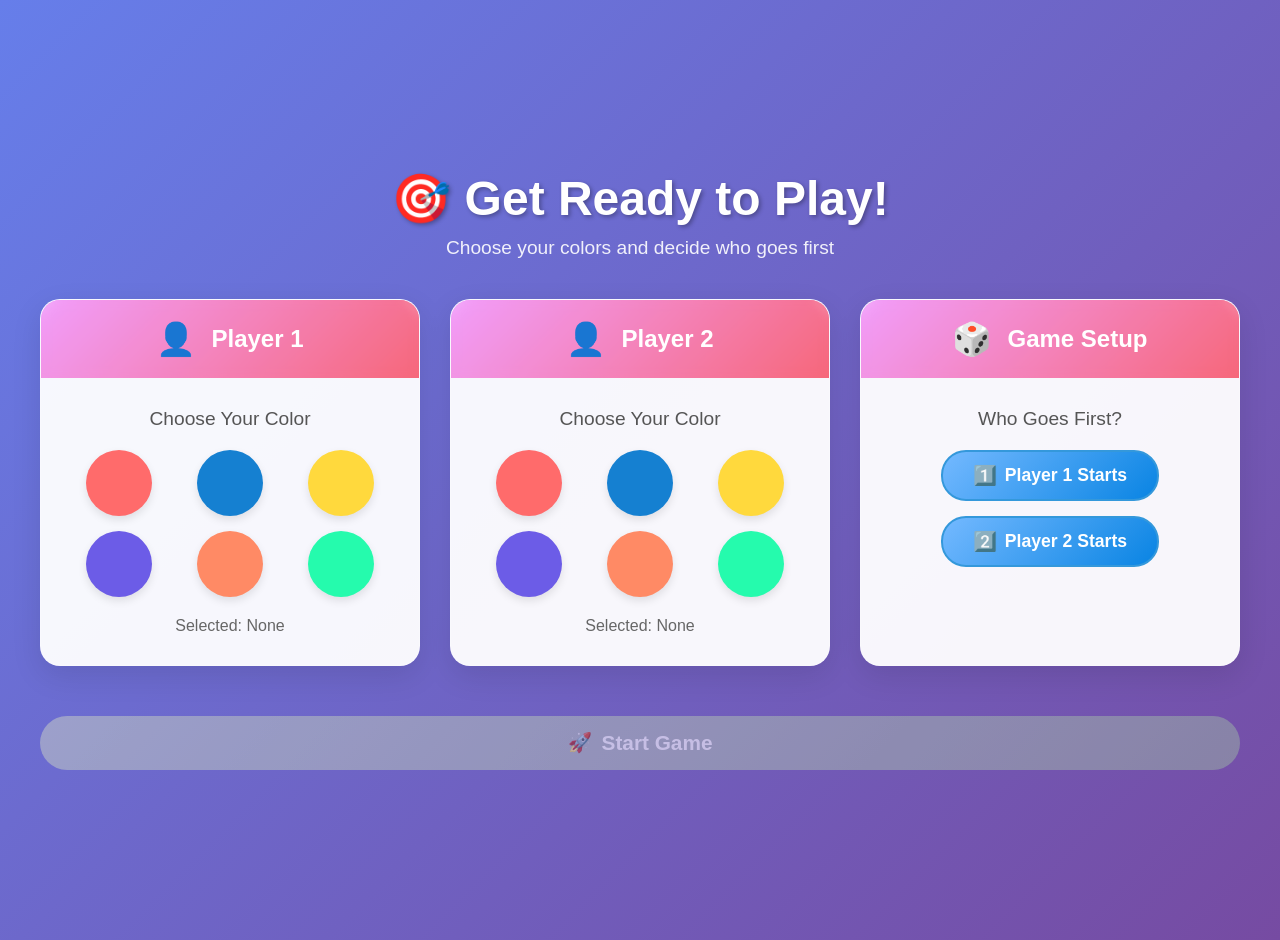
<file: index.html>
<!DOCTYPE html>
<html lang="en">
<head>
    <meta charset="UTF-8">
    <meta name="viewport" content="width=device-width, initial-scale=1.0">
    <title>Spinning Wheel</title>
    <link rel="stylesheet" href="style.css">
</head>
<body>

    <!-- Setup Screen -->
    <div id="setup-screen" class="setup-container">
        <div class="setup-header">
            <h1>🎯 Get Ready to Play!</h1>
            <p class="setup-subtitle">Choose your colors and decide who goes first</p>
        </div>

        <div class="setup-content">
            <div class="player-card">
                <div class="card-header">
                    <div class="player-icon">👤</div>
                    <h2>Player 1</h2>
                </div>
                <div class="card-content">
                    <h3>Choose Your Color</h3>
                    <div class="color-picker">
                        <div class="color-option" data-player="1" data-color="#FF6B6B" style="background-color: #FF6B6B;" title="Red"></div>
                        <div class="color-option" data-player="1" data-color="#1580d1" style="background-color: #1580d1;" title="Teal"></div>
                        <div class="color-option" data-player="1" data-color="#FFD93D" style="background-color: #FFD93D;" title="Yellow"></div>
                        <div class="color-option" data-player="1" data-color="#6C5CE7" style="background-color: #6C5CE7;" title="Purple"></div>
                        <div class="color-option" data-player="1" data-color="#FF8A65" style="background-color: #FF8A65;" title="Orange"></div>
                        <div class="color-option" data-player="1" data-color="#25fbad" style="background-color: #25fbad;" title="Mint"></div>
                    </div>
                    <p id="player1-color-display" class="color-display">Selected: None</p>
                </div>
            </div>

            <div class="player-card">
                <div class="card-header">
                    <div class="player-icon">👤</div>
                    <h2>Player 2</h2>
                </div>
                <div class="card-content">
                    <h3>Choose Your Color</h3>
                    <div class="color-picker">
                        <div class="color-option" data-player="2" data-color="#FF6B6B" style="background-color: #FF6B6B;" title="Red"></div>
                        <div class="color-option" data-player="2" data-color="#1580d1" style="background-color: #1580d1;" title="Teal"></div>
                        <div class="color-option" data-player="2" data-color="#FFD93D" style="background-color: #FFD93D;" title="Yellow"></div>
                        <div class="color-option" data-player="2" data-color="#6C5CE7" style="background-color: #6C5CE7;" title="Purple"></div>
                        <div class="color-option" data-player="2" data-color="#FF8A65" style="background-color: #FF8A65;" title="Orange"></div>
                        <div class="color-option" data-player="2" data-color="#25fbad" style="background-color: #25fbad;" title="Mint"></div>
                    </div>
                    <p id="player2-color-display" class="color-display">Selected: None</p>
                </div>
            </div>

            <div class="turn-card">
                <div class="card-header">
                    <div class="turn-icon">🎲</div>
                    <h2>Game Setup</h2>
                </div>
                <div class="card-content">
                    <h3>Who Goes First?</h3>
                    <div class="turn-buttons">
                        <button class="first-btn" onclick="setFirstPlayer(1)">
                            <span class="btn-icon">1️⃣</span>
                            Player 1 Starts
                        </button>
                        <button class="first-btn" onclick="setFirstPlayer(2)">
                            <span class="btn-icon">2️⃣</span>
                            Player 2 Starts
                        </button>
                    </div>
                </div>
            </div>

            <button id="start-btn" class="setup-btn" onclick="startGame()" disabled>
                <span class="btn-icon">🚀</span>
                Start Game
            </button>
        </div>
    </div>

    <!-- Game Screen -->
    <div id="game-screen" class="game-container" style="display: none;">
        <div id="player-turn-indicator" class="turn-indicator">Player 1's Turn</div>
        <div id="result-display">Spin for Adventure!</div>
        <div id="redirect-message" style="display: none; font-size: 1.8em; color: #f1c40f; font-weight: bold; margin-top: 40px;"></div>

        <div class="wheel-container">
            <div class="arrow"></div>
            <div id="wheel"></div>
        </div>

        <button id="spinBtn" class="spin-btn" onclick="spinWheel()">SPIN</button>
    </div>

    <script src="script.js"></script>

</body>
</html>
</file>
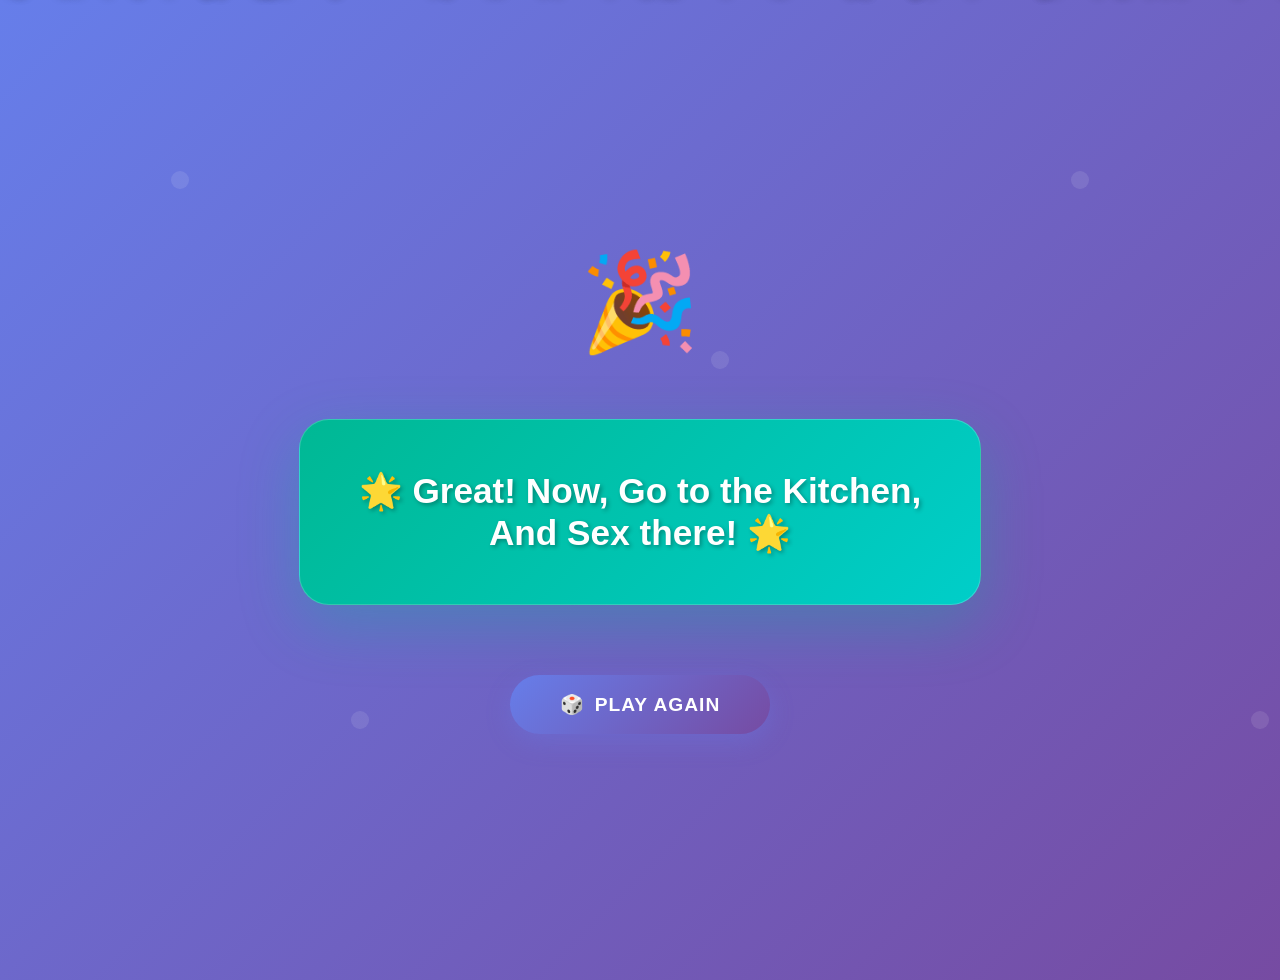
<file: pages/completion.html>
<!DOCTYPE html>
<html lang="en">
<head>
    <meta charset="UTF-8">
    <meta name="viewport" content="width=device-width, initial-scale=1.0">
    <title>Game Complete!</title>
    <link rel="stylesheet" href="../style.css">
    <style>
        .completion-page {
            display: flex;
            flex-direction: column;
            align-items: center;
            justify-content: center;
            min-height: 100vh;
            padding: 40px 20px;
            background: var(--primary-gradient);
            position: relative;
            overflow: hidden;
        }

        .completion-page::before {
            content: '';
            position: fixed;
            top: 0;
            left: 0;
            right: 0;
            bottom: 0;
            background: url('data:image/svg+xml,<svg xmlns="http://www.w3.org/2000/svg" viewBox="0 0 100 100"><circle cx="20" cy="20" r="1" fill="rgba(255,255,255,0.1)"/><circle cx="80" cy="40" r="1" fill="rgba(255,255,255,0.1)"/><circle cx="40" cy="80" r="1" fill="rgba(255,255,255,0.1)"/></svg>');
            animation: float 20s ease-in-out infinite;
            pointer-events: none;
        }

        @keyframes float {
            0%, 100% {
                transform: translateY(0px);
            }
            50% {
                transform: translateY(-20px);
            }
        }

        .completion-container {
            display: flex;
            flex-direction: column;
            align-items: center;
            justify-content: center;
            text-align: center;
            position: relative;
            z-index: 10;
        }

        .celebration-emoji {
            font-size: 6rem;
            margin-bottom: 20px;
            animation: bounce 1s ease-in-out infinite;
        }

        @keyframes bounce {
            0%, 100% {
                transform: translateY(0);
            }
            50% {
                transform: translateY(-30px);
            }
        }

        #result-display {
            background: linear-gradient(135deg, #00b894 0%, #00cec9 100%);
            color: white;
            font-size: 2.2rem;
            font-weight: 700;
            padding: 50px 40px;
            border-radius: 30px;
            max-width: 600px;
            box-shadow: 0 20px 60px rgba(0, 184, 148, 0.3);
            margin-bottom: 50px;
            lineup-height: 1.6;
            backdrop-filter: blur(10px);
            border: 1px solid rgba(255, 255, 255, 0.2);
            animation: slideInUp 0.8s ease-out, glow 2s ease-in-out infinite;
        }

        @keyframes slideInUp {
            from {
                opacity: 0;
                transform: translateY(40px);
            }
            to {
                opacity: 1;
                transform: translateY(0);
            }
        }

        @keyframes glow {
            0%, 100% {
                box-shadow: 0 20px 60px rgba(0, 184, 148, 0.3);
            }
            50% {
                box-shadow: 0 20px 80px rgba(0, 184, 148, 0.6);
            }
        }

        .back-btn {
            margin-top: 20px;
            padding: 18px 50px;
            background: linear-gradient(135deg, #667eea 0%, #764ba2 100%);
            color: white;
            border: none;
            border-radius: 50px;
            font-size: 1.2rem;
            font-weight: 700;
            cursor: pointer;
            transition: all 0.3s cubic-bezier(0.4, 0, 0.2, 1);
            text-transform: uppercase;
            letter-spacing: 1px;
            box-shadow: 0 8px 25px rgba(102, 126, 234, 0.3);
            display: flex;
            align-items: center;
            gap: 10px;
            justify-content: center;
            position: relative;
            overflow: hidden;
        }

        .back-btn::before {
            content: '';
            position: absolute;
            top: 0;
            left: -100%;
            width: 100%;
            height: 100%;
            background: linear-gradient(90deg, transparent, rgba(255, 255, 255, 0.2), transparent);
            transition: left 0.5s;
        }

        .back-btn:hover::before {
            left: 100%;
        }

        .back-btn:hover {
            transform: translateY(-3px);
            box-shadow: 0 12px 40px rgba(102, 126, 234, 0.5);
        }

        .back-btn:active {
            transform: translateY(-1px);
        }

        /* Responsive Design */
        @media (max-width: 768px) {
            .completion-page {
                padding: 30px 20px;
            }

            .celebration-emoji {
                font-size: 4rem;
            }

            #result-display {
                font-size: 1.8rem;
                padding: 40px 30px;
                max-width: 90%;
            }

            .back-btn {
                padding: 15px 40px;
                font-size: 1.1rem;
            }
        }

        @media (max-width: 480px) {
            .completion-page {
                padding: 20px 15px;
            }

            .celebration-emoji {
                font-size: 3rem;
                margin-bottom: 15px;
            }

            #result-display {
                font-size: 1.4rem;
                padding: 30px 20px;
                max-width: 95%;
                border-radius: 20px;
            }

            .back-btn {
                padding: 12px 30px;
                font-size: 1rem;
            }
        }
    </style>
</head>
<body class="completion-page">

    <div class="completion-container">
        <div class="celebration-emoji">🎉</div>
        <div id="result-display"></div>
        <button class="back-btn" onclick="goBackToGame()">
            <span>🎲</span>
            <span>Play Again</span>
        </button>
    </div>

    <script>
        function partyAnimation() {
            // Create party effect with confetti
            const colors = ["#FF6B6B", "#4ECDC4", "#45B7D1", "#FFA07A", "#98D8C8", "#F7DC6F"];
            
            for (let i = 0; i < 60; i++) {
                const confetti = document.createElement("div");
                confetti.style.position = "fixed";
                confetti.style.width = "12px";
                confetti.style.height = "12px";
                confetti.style.backgroundColor = colors[Math.floor(Math.random() * colors.length)];
                confetti.style.left = Math.random() * 100 + "%";
                confetti.style.top = "-15px";
                confetti.style.borderRadius = "50%";
                confetti.style.zIndex = "9999";
                confetti.style.pointerEvents = "none";
                confetti.style.boxShadow = "0 0 10px rgba(0,0,0,0.2)";
                
                document.body.appendChild(confetti);
                
                const duration = 3 + Math.random() * 2;
                const xMove = (Math.random() - 0.5) * 300;
                
                confetti.animate([
                    { transform: "translateY(0) translateX(0) rotate(0deg)", opacity: 1 },
                    { transform: `translateY(${window.innerHeight + 20}px) translateX(${xMove}px) rotate(720deg)`, opacity: 0 }
                ], {
                    duration: duration * 1000,
                    easing: "cubic-bezier(0.25, 0.46, 0.45, 0.94)"
                });
                
                setTimeout(() => confetti.remove(), duration * 1000);
            }
            
            // Display the final message with animation
            const resultDisplay = document.getElementById("result-display");
            resultDisplay.innerText = "🌟 Great! Now, Go to the Kitchen, And Sex there! 🌟";
            
            // Add subtle text animation
            resultDisplay.style.animation = "slideInUp 0.8s ease-out, glow 2s ease-in-out infinite";
        }

        function goBackToGame() {
            window.location.href = '../index.html';
        }

        // Start the party animation when page loads
        window.addEventListener('load', partyAnimation);
    </script>

</body>
</html>
</file>
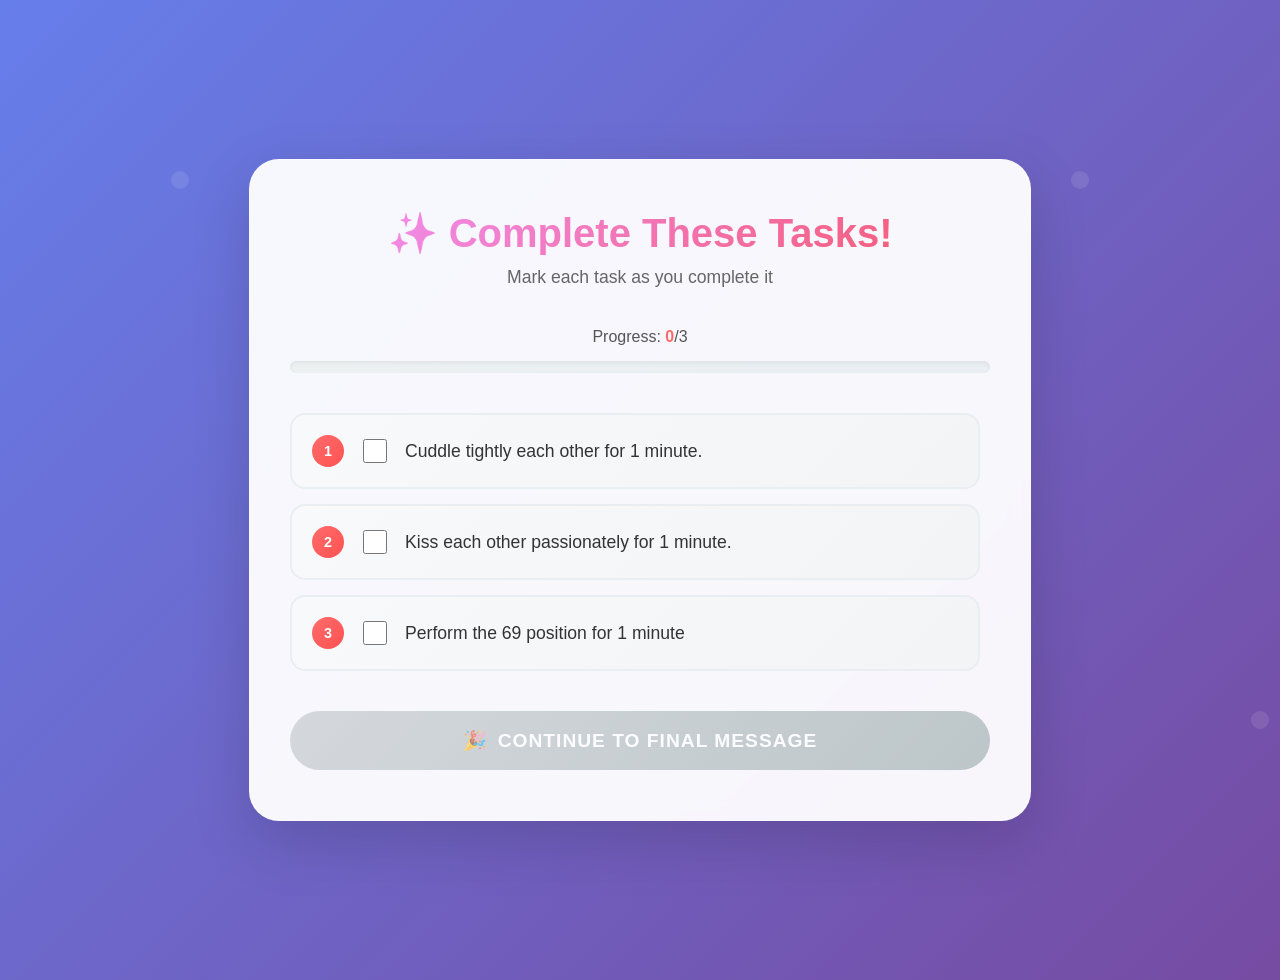
<file: pages/tasks.html>
<!DOCTYPE html>
<html lang="en">
<head>
    <meta charset="UTF-8">
    <meta name="viewport" content="width=device-width, initial-scale=1.0">
    <title>Complete Tasks</title>
    <link rel="stylesheet" href="../style.css">
    <style>
        /* Task Page Specific Styles */
        .tasks-page {
            display: flex;
            flex-direction: column;
            align-items: center;
            justify-content: center;
            min-height: 100vh;
            padding: 40px 20px;
            background: var(--primary-gradient);
        }

        .tasks-page::before {
            content: '';
            position: fixed;
            top: 0;
            left: 0;
            right: 0;
            bottom: 0;
            background: url('data:image/svg+xml,<svg xmlns="http://www.w3.org/2000/svg" viewBox="0 0 100 100"><circle cx="20" cy="20" r="1" fill="rgba(255,255,255,0.1)"/><circle cx="80" cy="40" r="1" fill="rgba(255,255,255,0.1)"/><circle cx="40" cy="80" r="1" fill="rgba(255,255,255,0.1)"/></svg>');
            animation: float 20s ease-in-out infinite;
            pointer-events: none;
        }

        @keyframes float {
            0%, 100% {
                transform: translateY(0px);
            }
            50% {
                transform: translateY(-20px);
            }
        }

        .tasks-container {
            max-width: 700px;
            width: 100%;
            background: rgba(255, 255, 255, 0.95);
            backdrop-filter: blur(10px);
            border-radius: 30px;
            box-shadow: 0 20px 60px rgba(0, 0, 0, 0.15);
            border: 1px solid rgba(255, 255, 255, 0.2);
            padding: 50px 40px;
            position: relative;
            z-index: 10;
            animation: fadeInUp 0.8s ease-out;
        }

        @keyframes fadeInUp {
            from {
                opacity: 0;
                transform: translateY(40px);
            }
            to {
                opacity: 1;
                transform: translateY(0);
            }
        }

        .tasks-header {
            text-align: center;
            margin-bottom: 40px;
        }

        .tasks-container h1 {
            font-size: 2.5rem;
            background: var(--secondary-gradient);
            -webkit-background-clip: text;
            -webkit-text-fill-color: transparent;
            background-clip: text;
            margin: 0 0 10px 0;
            font-weight: 700;
        }

        .tasks-subtitle {
            font-size: 1.1rem;
            color: #666;
            margin: 0;
            font-weight: 300;
        }

        .progress-section {
            margin-bottom: 40px;
        }

        .progress-text {
            text-align: center;
            font-size: 1rem;
            color: #555;
            margin-bottom: 15px;
            font-weight: 500;
        }

        .progress-count {
            font-weight: 700;
            color: #FF6B6B;
        }

        .progress-bar {
            width: 100%;
            height: 12px;
            background: linear-gradient(90deg, #ecf0f1 0%, #e8eef2 100%);
            border-radius: 10px;
            overflow: hidden;
            box-shadow: inset 0 2px 4px rgba(0, 0, 0, 0.05);
            position: relative;
        }

        .progress-fill {
            height: 100%;
            background: linear-gradient(90deg, #FF6B6B 0%, #FF5252 100%);
            width: 0%;
            border-radius: 10px;
            transition: width 0.5s cubic-bezier(0.4, 0, 0.2, 1);
            box-shadow: 0 0 10px rgba(255, 107, 107, 0.4);
            position: relative;
        }

        .progress-fill::after {
            content: '';
            position: absolute;
            top: 0;
            left: 0;
            right: 0;
            bottom: 0;
            background: linear-gradient(90deg, transparent, rgba(255, 255, 255, 0.3), transparent);
            animation: shimmer 2s infinite;
        }

        @keyframes shimmer {
            0% {
                transform: translateX(-100%);
            }
            100% {
                transform: translateX(100%);
            }
        }

        .tasks-list {
            display: flex;
            flex-direction: column;
            gap: 15px;
            margin-bottom: 40px;
            max-height: 400px;
            overflow-y: auto;
            padding-right: 10px;
        }

        .tasks-list::-webkit-scrollbar {
            width: 6px;
        }

        .tasks-list::-webkit-scrollbar-track {
            background: #f0f0f0;
            border-radius: 10px;
        }

        .tasks-list::-webkit-scrollbar-thumb {
            background: linear-gradient(180deg, #FF6B6B, #FF5252);
            border-radius: 10px;
        }

        .task-item {
            background: linear-gradient(135deg, #f8f9fa 0%, #f3f4f6 100%);
            border: 2px solid #e8eef2;
            border-radius: 15px;
            padding: 20px;
            display: flex;
            align-items: center;
            gap: 15px;
            transition: all 0.3s cubic-bezier(0.4, 0, 0.2, 1);
            cursor: pointer;
            position: relative;
            overflow: hidden;
        }

        .task-item::before {
            content: '';
            position: absolute;
            top: 0;
            left: 0;
            right: 0;
            bottom: 0;
            background: linear-gradient(135deg, rgba(255, 107, 107, 0.1) 0%, rgba(78, 205, 196, 0.1) 100%);
            opacity: 0;
            transition: opacity 0.3s ease;
        }

        .task-item:hover {
            border-color: #FF6B6B;
            box-shadow: 0 8px 20px rgba(255, 107, 107, 0.15);
            transform: translateX(5px);
        }

        .task-item:hover::before {
            opacity: 1;
        }

        .task-item.completed {
            background: linear-gradient(135deg, #00b894 0%, #00cec9 100%);
            border-color: #00b894;
        }

        .task-item.completed .task-text {
            color: white;
            text-decoration: line-through;
            opacity: 0.9;
        }

        .task-item.completed .task-checkbox {
            accent-color: white;
            background-color: rgba(255, 255, 255, 0.3);
        }

        .task-checkbox {
            flex-shrink: 0;
            width: 24px;
            height: 24px;
            cursor: pointer;
            accent-color: #FF6B6B;
            transition: all 0.3s ease;
        }

        .task-checkbox:hover {
            transform: scale(1.1);
        }

        .task-text {
            flex: 1;
            font-size: 1.1rem;
            color: #333;
            font-weight: 500;
            position: relative;
            z-index: 1;
        }

        .task-number {
            flex-shrink: 0;
            width: 32px;
            height: 32px;
            background: linear-gradient(135deg, #FF6B6B 0%, #FF5252 100%);
            color: white;
            border-radius: 50%;
            display: flex;
            align-items: center;
            justify-content: center;
            font-weight: 700;
            font-size: 0.9rem;
            position: relative;
            z-index: 1;
        }

        .task-item.completed .task-number {
            background: rgba(255, 255, 255, 0.4);
        }

        .continue-btn {
            width: 100%;
            padding: 18px 40px;
            background: linear-gradient(135deg, #bdc3c7 0%, #95a5a6 100%);
            color: white;
            border: none;
            border-radius: 50px;
            font-size: 1.2rem;
            font-weight: 700;
            cursor: not-allowed;
            transition: all 0.3s cubic-bezier(0.4, 0, 0.2, 1);
            text-transform: uppercase;
            letter-spacing: 1px;
            opacity: 0.6;
            display: flex;
            align-items: center;
            justify-content: center;
            gap: 10px;
            position: relative;
            overflow: hidden;
        }

        .continue-btn::before {
            content: '';
            position: absolute;
            top: 0;
            left: -100%;
            width: 100%;
            height: 100%;
            background: linear-gradient(90deg, transparent, rgba(255, 255, 255, 0.2), transparent);
            transition: left 0.5s;
        }

        .continue-btn:hover:not(:disabled)::before {
            left: 100%;
        }

        .continue-btn:not(:disabled) {
            background: linear-gradient(135deg, #00b894 0%, #00cec9 100%);
            cursor: pointer;
            opacity: 1;
            box-shadow: 0 8px 25px rgba(0, 184, 148, 0.3);
        }

        .continue-btn:hover:not(:disabled) {
            transform: translateY(-3px);
            box-shadow: 0 12px 35px rgba(0, 184, 148, 0.4);
        }

        .continue-btn:active:not(:disabled) {
            transform: translateY(-1px);
        }

        /* Responsive Design */
        @media (max-width: 768px) {
            .tasks-container {
                padding: 30px 25px;
            }

            .tasks-container h1 {
                font-size: 2rem;
            }

            .tasks-subtitle {
                font-size: 1rem;
            }

            .task-item {
                padding: 15px;
            }

            .task-text {
                font-size: 1rem;
            }

            .continue-btn {
                padding: 15px 30px;
                font-size: 1.1rem;
            }
        }

        @media (max-width: 480px) {
            .tasks-page {
                padding: 20px 15px;
            }

            .tasks-container {
                padding: 25px 20px;
                border-radius: 20px;
            }

            .tasks-container h1 {
                font-size: 1.8rem;
            }

            .tasks-subtitle {
                font-size: 0.95rem;
            }

            .task-item {
                padding: 12px;
                gap: 12px;
            }

            .task-text {
                font-size: 0.95rem;
            }

            .task-number {
                width: 28px;
                height: 28px;
                font-size: 0.85rem;
            }

            .continue-btn {
                padding: 12px 25px;
                font-size: 1rem;
            }
        }
    </style>
</head>
<body class="tasks-page">

    <div class="tasks-container">
        <div class="tasks-header">
            <h1>✨ Complete These Tasks!</h1>
            <p class="tasks-subtitle">Mark each task as you complete it</p>
        </div>

        <div class="progress-section">
            <div class="progress-text">Progress: <span class="progress-count" id="progress-count">0</span>/3</div>
            <div class="progress-bar">
                <div class="progress-fill" id="progress-fill"></div>
            </div>
        </div>

        <div class="tasks-list" id="tasks-list"></div>

        <button class="continue-btn" id="continueBtn" onclick="completeTasksAndContinue()" disabled>
            <span>🎉</span>
            <span>Continue to Final Message</span>
        </button>
    </div>

    <script src="../tasks.js"></script>

</body>
</html>
</file>
<file: style.css>
﻿:root {
  --wheel-size: 250px;
  --primary-gradient: linear-gradient(135deg, #667eea 0%, #764ba2 100%);
  --secondary-gradient: linear-gradient(135deg, #f093fb 0%, #f5576c 100%);
  --card-bg: rgba(255, 255, 255, 0.95);
  --card-shadow: 0 10px 30px rgba(0, 0, 0, 0.1);
  --border-radius: 20px;
  --transition: all 0.3s cubic-bezier(0.4, 0, 0.2, 1);
}

body {
  display: flex;
  flex-direction: column;
  align-items: center;
  justify-content: center;
  min-height: 100vh;
  margin: 0;
  background: var(--primary-gradient);
  color: #333;
  font-family: 'Segoe UI', Tahoma, Geneva, Verdana, sans-serif;
  overflow-x: hidden;
}

/* Setup Screen Styles */
.setup-container {
  display: flex;
  flex-direction: column;
  align-items: center;
  justify-content: center;
  width: 100%;
  min-height: 100vh;
  padding: 20px;
  background: transparent;
}

.setup-header {
  text-align: center;
  margin-bottom: 40px;
  animation: fadeInUp 0.8s ease-out;
}

.setup-container h1 {
  font-size: 3rem;
  margin: 0 0 10px 0;
  color: white;
  text-shadow: 2px 2px 4px rgba(0,0,0,0.3);
  font-weight: 700;
}

.setup-subtitle {
  font-size: 1.2rem;
  color: rgba(255, 255, 255, 0.9);
  margin: 0;
  font-weight: 300;
}

.setup-content {
  display: grid;
  grid-template-columns: repeat(auto-fit, minmax(300px, 1fr));
  gap: 30px;
  max-width: 1200px;
  width: 100%;
  animation: fadeInUp 1s ease-out 0.2s both;
}

.player-card, .turn-card {
  background: var(--card-bg);
  backdrop-filter: blur(10px);
  border-radius: var(--border-radius);
  box-shadow: var(--card-shadow);
  overflow: hidden;
  transition: var(--transition);
  border: 1px solid rgba(255, 255, 255, 0.2);
}

.player-card:hover, .turn-card:hover {
  transform: translateY(-5px);
  box-shadow: 0 20px 40px rgba(0, 0, 0, 0.15);
}

.card-header {
  display: flex;
  align-items: center;
  justify-content: center;
  padding: 20px;
  background: var(--secondary-gradient);
  color: white;
  position: relative;
}

.card-header::before {
  content: '';
  position: absolute;
  top: 0;
  left: 0;
  right: 0;
  bottom: 0;
  background: rgba(255, 255, 255, 0.1);
  backdrop-filter: blur(5px);
}

.player-icon, .turn-icon {
  font-size: 2rem;
  margin-right: 15px;
  z-index: 1;
  position: relative;
}

.card-header h2 {
  margin: 0;
  font-size: 1.5rem;
  font-weight: 600;
  z-index: 1;
  position: relative;
}

.card-content {
  padding: 30px;
  text-align: center;
}

.card-content h3 {
  font-size: 1.2rem;
  margin: 0 0 20px 0;
  color: #555;
  font-weight: 500;
}

.color-picker {
  display: grid;
  grid-template-columns: repeat(3, 1fr);
  gap: 15px;
  margin-bottom: 20px;
  justify-items: center;
}

.color-option {
  width: 60px;
  height: 60px;
  border-radius: 50%;
  cursor: pointer;
  border: 3px solid transparent;
  transition: var(--transition);
  box-shadow: 0 4px 8px rgba(0,0,0,0.1);
  position: relative;
}

.color-option:hover {
  transform: scale(1.1);
  box-shadow: 0 6px 12px rgba(0,0,0,0.2);
}

.color-option.selected {
  border-color: #333;
  box-shadow: 0 0 20px rgba(0,0,0,0.3), inset 0 0 10px rgba(0,0,0,0.1);
  transform: scale(1.15);
}

.color-option.selected::after {
  content: '✓';
  position: absolute;
  top: 50%;
  left: 50%;
  transform: translate(-50%, -50%);
  color: white;
  font-size: 1.5rem;
  font-weight: bold;
  text-shadow: 1px 1px 2px rgba(0,0,0,0.5);
}

.color-display {
  font-size: 1rem;
  color: #666;
  font-weight: 500;
  margin: 0;
}

.turn-buttons {
  display: flex;
  gap: 15px;
  justify-content: center;
  flex-wrap: wrap;
}

.first-btn {
  padding: 15px 25px;
  font-size: 1rem;
  background: linear-gradient(135deg, #74b9ff 0%, #0984e3 100%);
  color: white;
  border: none;
  border-radius: 50px;
  cursor: pointer;
  transition: var(--transition);
  font-weight: 600;
  display: flex;
  align-items: center;
  gap: 8px;
  min-width: 160px;
  justify-content: center;
}

.first-btn:hover {
  transform: translateY(-2px);
  box-shadow: 0 8px 16px rgba(9, 132, 227, 0.3);
}

.first-btn.active {
  background: linear-gradient(135deg, #00b894 0%, #00cec9 100%);
  box-shadow: 0 0 20px rgba(0, 206, 201, 0.4);
}

.btn-icon {
  font-size: 1.2rem;
}

.setup-btn {
  grid-column: 1 / -1;
  padding: 18px 40px;
  font-size: 1.3rem;
  background: linear-gradient(135deg, #00b894 0%, #00cec9 100%);
  color: white;
  border: none;
  border-radius: 50px;
  cursor: pointer;
  transition: var(--transition);
  font-weight: 700;
  display: flex;
  align-items: center;
  gap: 10px;
  justify-content: center;
  margin-top: 20px;
  box-shadow: 0 8px 16px rgba(0, 184, 148, 0.3);
}

.setup-btn:hover:not(:disabled) {
  transform: translateY(-3px);
  box-shadow: 0 12px 24px rgba(0, 184, 148, 0.4);
}

.setup-btn:disabled {
  background: linear-gradient(135deg, #bdc3c7 0%, #95a5a6 100%);
  cursor: not-allowed;
  opacity: 0.6;
  transform: none;
  box-shadow: none;
}

/* Animations */
@keyframes fadeInUp {
  from {
    opacity: 0;
    transform: translateY(30px);
  }
  to {
    opacity: 1;
    transform: translateY(0);
  }
}
  /* border-radius: 10px; */


.turn-setup h2 {
  font-size: 1.5rem;
  margin-bottom: 20px;
  color: #ecf0f1;
}

.first-btn {
  padding: 12px 30px;
  margin: 0 10px;
  font-size: 1.1rem;
  background-color: #3498db;
  color: white;
  border: 2px solid #3498db;
  border-radius: 25px;
  cursor: pointer;
  transition: all 0.3s ease;
}

.first-btn:hover {
  background-color: #2980b9;
  transform: scale(1.05);
}

.first-btn.active {
  background-color: #f1c40f;
  color: #2c3e50;
  border-color: #f1c40f;
  box-shadow: 0 0 15px rgba(241, 196, 15, 0.5);
}

.setup-btn {
  padding: 15px 50px;
  font-size: 1.3rem;
  background-color: #2ecc71;
  color: white;
  border: none;
  border-radius: 50px;
  cursor: pointer;
  transition: all 0.3s ease;
  font-weight: bold;
}

.setup-btn:hover:not(:disabled) {
  background-color: #27ae60;
  transform: scale(1.05);
  box-shadow: 0 8px 16px rgba(46, 204, 113, 0.3);
}

.setup-btn:disabled {
  background-color: #7f8c8d;
  cursor: not-allowed;
  opacity: 0.6;
}

/************** Game Screen *************/

.game-container {
  display: flex;
  flex-direction: column;
  align-items: center;
  justify-content: center;
  width: 100%;
  min-height: 100vh;
  background: var(--primary-gradient);
  position: relative;
  overflow: hidden;
}

.game-container::before {
  content: '';
  position: absolute;
  top: 0;
  left: 0;
  right: 0;
  bottom: 0;
  background: url('data:image/svg+xml,<svg xmlns="http://www.w3.org/2000/svg" viewBox="0 0 100 100"><circle cx="20" cy="20" r="1" fill="rgba(255,255,255,0.1)"/><circle cx="80" cy="40" r="1" fill="rgba(255,255,255,0.1)"/><circle cx="40" cy="80" r="1" fill="rgba(255,255,255,0.1)"/></svg>');
  animation: float 20s ease-in-out infinite;
}

/* Turn Indicator */
.turn-indicator {
  position: absolute;
  top: 30px;
  left: 50%;
  transform: translateX(-50%);
  font-size: 1.5rem;
  font-weight: 700;
  padding: 20px 40px;
  background: linear-gradient(135deg, #FF6B6B 0%, #FF5252 100%);
  color: white;
  border-radius: 50px;
  box-shadow: 0 8px 25px rgba(255, 107, 107, 0.4);
  min-width: 250px;
  text-align: center;
  z-index: 100;
  backdrop-filter: blur(10px);
  border: 1px solid rgba(255, 255, 255, 0.2);
  animation: pulse 2s ease-in-out infinite;
}

.turn-indicator.player1 {
  background: linear-gradient(135deg, #FF6B6B 0%, #FF5252 100%);
  box-shadow: 0 8px 25px rgba(255, 107, 107, 0.4);
}

.turn-indicator.player2 {
  background: linear-gradient(135deg, #4ECDC4 0%, #45B7AA 100%);
  box-shadow: 0 8px 25px rgba(78, 205, 196, 0.4);
}

@keyframes pulse {
  0%, 100% {
    transform: translateX(-50%) scale(1);
  }
  50% {
    transform: translateX(-50%) scale(1.02);
  }
}

@keyframes float {
  0%, 100% {
    transform: translateY(0px);
  }
  50% {
    transform: translateY(-10px);
  }
}

/* Result Display */
#result-display {
  margin: 40px 0;
  font-size: 1.8rem;
  font-weight: 700;
  color: white;
  text-align: center;
  padding: 25px 40px;
  background: rgba(255, 255, 255, 0.15);
  backdrop-filter: blur(15px);
  border-radius: 25px;
  border: 1px solid rgba(255, 255, 255, 0.2);
  box-shadow: 0 8px 32px rgba(0, 0, 0, 0.1);
  min-height: 60px;
  display: flex;
  align-items: center;
  justify-content: center;
  text-shadow: 2px 2px 4px rgba(0, 0, 0, 0.3);
  animation: fadeInUp 0.8s ease-out;
}

#result-display:empty {
  background: rgba(255, 255, 255, 0.1);
}

.wheel-container {
  position: relative;
  width: var(--wheel-size);
  height: var(--wheel-size);
  margin: 20px 0;
  filter: drop-shadow(0 10px 30px rgba(0, 0, 0, 0.3));
}

/* The Ticker/Arrow at the top */
.arrow {
  position: absolute;
  top: -20px;
  left: 50%;
  transform: translateX(-50%);
  width: 0;
  height: 0;
  border-left: 20px solid transparent;
  border-right: 20px solid transparent;
  border-top: 35px solid #FFD700;
  z-index: 20;
  filter: drop-shadow(0 4px 8px rgba(255, 215, 0, 0.5));
  animation: arrowGlow 1.5s ease-in-out infinite alternate;
}

@keyframes arrowGlow {
  from {
    filter: drop-shadow(0 4px 8px rgba(255, 215, 0, 0.5));
  }
  to {
    filter: drop-shadow(0 4px 12px rgba(255, 215, 0, 0.8));
  }
}

#wheel {
  width: 100%;
  height: 100%;
  border-radius: 50%;
  border: 6px solid #fff;
  position: relative;
  overflow: hidden;
  transition: transform 4s cubic-bezier(0.25, 0.46, 0.45, 0.94);
  box-shadow: inset 0 0 30px rgba(0, 0, 0, 0.2);
  /* Enhanced wheel segments with better colors */
  background: conic-gradient(
    #e74c3c 0deg 13deg,
    #3498db 13deg 26deg,
    #9b59b6 26deg 39deg,
    #f1c40f 39deg 52deg,
    #e67e22 52deg 65deg,
    #f032e6 65deg 78deg,
    #bcf60c 78deg 91deg,
    #fabebe 91deg 104deg,
    #008080 104deg 117deg,
    #bc5df7 117deg 130deg,
    #9a6324 130deg 143deg,
    #87ceeb 143deg 157deg,
    #ff7f50 157deg 170deg,
    #ffd700 170deg 184deg,
    #cc0282 184deg 197deg,
    #ffd881 197deg 210deg,
    #808000 210deg 223deg,
    #850101 223deg 236deg,
    #fffac8 236deg 249deg,
    #aaffc3 249deg 263deg,
    #e50808 263deg 276deg,
    #5a1c31 276deg 290deg,
    #9b59b6 290deg 303deg,
    #027230 303deg 316deg,
    #e57b15 316deg 334deg,
    #e67e22 334deg 347deg,
    #2ecc71 347deg 360deg
  );
}

#wheel::before {
  content: '';
  position: absolute;
  top: 50%;
  left: 50%;
  transform: translate(-50%, -50%);
  width: 20px;
  height: 20px;
  background: #fff;
  border-radius: 50%;
  box-shadow: 0 0 20px rgba(0, 0, 0, 0.3);
  z-index: 10;
}

/* Add segment dividers */
#wheel::after {
  content: '';
  position: absolute;
  top: 0;
  left: 0;
  width: 100%;
  height: 100%;
  border-radius: 50%;
  background: repeating-conic-gradient(
    from 0deg,
    transparent 0deg 119deg,
    rgba(255, 255, 255, 0.3) 119deg 121deg,
    transparent 121deg 239deg,
    rgba(255, 255, 255, 0.3) 239deg 241deg,
    transparent 241deg 360deg
  );
}

.spin-btn {
  margin-top: 50px;
  padding: 20px 60px;
  font-size: 1.8rem;
  cursor: pointer;
  background: linear-gradient(135deg, #FF6B6B 0%, #FF5252 100%);
  color: white;
  border: none;
  border-radius: 50px;
  transition: var(--transition);
  font-weight: 700;
  text-transform: uppercase;
  letter-spacing: 1px;
  box-shadow: 0 8px 25px rgba(255, 107, 107, 0.4);
  position: relative;
  overflow: hidden;
}

.spin-btn::before {
  content: '';
  position: absolute;
  top: 0;
  left: -100%;
  width: 100%;
  height: 100%;
  background: linear-gradient(90deg, transparent, rgba(255, 255, 255, 0.2), transparent);
  transition: left 0.5s;
}

.spin-btn:hover::before {
  left: 100%;
}

.spin-btn:hover {
  transform: translateY(-3px);
  box-shadow: 0 12px 35px rgba(255, 107, 107, 0.6);
}

.spin-btn:active {
  transform: translateY(-1px);
}

.spin-btn:disabled {
  background: linear-gradient(135deg, #bdc3c7 0%, #95a5a6 100%);
  cursor: not-allowed;
  transform: none;
  box-shadow: none;
}

.spin-btn:disabled::before {
  display: none;
}

/* Spinning animation */
#wheel.spinning {
  animation: spin 4s cubic-bezier(0.25, 0.46, 0.45, 0.94);
}

@keyframes spin {
  from {
    transform: rotate(0deg);
  }
  to {
    transform: rotate(var(--rotation));
  }
}

/* Winner celebration effect */
.winner-celebration {
  position: absolute;
  top: 50%;
  left: 50%;
  transform: translate(-50%, -50%);
  pointer-events: none;
  z-index: 1000;
}

.confetti {
  position: absolute;
  width: 10px;
  height: 10px;
  background: #FFD700;
  animation: confetti-fall 3s ease-in-out infinite;
}

.confetti:nth-child(odd) {
  background: #FF6B6B;
}

.confetti:nth-child(3n) {
  background: #4ECDC4;
}

@keyframes confetti-fall {
  0% {
    transform: translateY(-100vh) rotate(0deg);
    opacity: 1;
  }
  100% {
    transform: translateY(100vh) rotate(720deg);
    opacity: 0;
  }
}

/* Responsive Design */

@media (max-width: 768px) {
  .setup-container h1 {
    font-size: 2.5rem;
    margin-bottom: 30px;
  }

  .setup-subtitle {
    font-size: 1rem;
  }

  .setup-content {
    grid-template-columns: 1fr;
    gap: 20px;
    padding: 0 20px;
  }

  .card-header {
    padding: 15px;
  }

  .player-icon, .turn-icon {
    font-size: 1.5rem;
    margin-right: 10px;
  }

  .card-header h2 {
    font-size: 1.3rem;
  }

  .card-content {
    padding: 20px;
  }

  .card-content h3 {
    font-size: 1.1rem;
    margin-bottom: 15px;
  }

  .color-picker {
    grid-template-columns: repeat(3, 1fr);
    gap: 12px;
  }

  .color-option {
    width: 50px;
    height: 50px;
  }

  .color-option:hover {
    transform: scale(1.05);
  }

  .color-option.selected {
    transform: scale(1.1);
  }

  .color-display {
    font-size: 0.9rem;
  }

  .turn-buttons {
    flex-direction: column;
    gap: 10px;
  }

  .first-btn {
    padding: 12px 20px;
    font-size: 0.95rem;
    min-width: 140px;
  }

  .setup-btn {
    padding: 15px 30px;
    font-size: 1.1rem;
  }

  /* Game screen responsive */
  .turn-indicator {
    font-size: 1.2rem;
    padding: 15px 25px;
    min-width: 200px;
  }

  #result-display {
    font-size: 1.4rem;
    padding: 20px 30px;
    margin: 30px 0;
  }

  .wheel-container {
    width: 280px;
    height: 280px;
  }

  .arrow {
    border-left-width: 15px;
    border-right-width: 15px;
    border-top-width: 25px;
  }

  .spin-btn {
    padding: 18px 45px;
    font-size: 1.5rem;
    margin-top: 40px;
  }
}

@media (max-width: 480px) {
  .setup-container h1 {
    font-size: 2rem;
    margin-bottom: 20px;
  }

  .setup-subtitle {
    font-size: 0.9rem;
  }

  .setup-content {
    gap: 15px;
    padding: 0 15px;
  }

  .card-header {
    padding: 12px;
  }

  .player-icon, .turn-icon {
    font-size: 1.2rem;
    margin-right: 8px;
  }

  .card-header h2 {
    font-size: 1.1rem;
  }

  .card-content {
    padding: 15px;
  }

  .card-content h3 {
    font-size: 1rem;
    margin-bottom: 12px;
  }

  .color-picker {
    grid-template-columns: repeat(3, 1fr);
    gap: 10px;
  }

  .color-option {
    width: 45px;
    height: 45px;
  }

  .color-display {
    font-size: 0.8rem;
  }

  .first-btn {
    padding: 10px 15px;
    font-size: 0.9rem;
    min-width: 120px;
  }

  .setup-btn {
    padding: 12px 25px;
    font-size: 1rem;
  }

  /* Game screen responsive */
  .turn-indicator {
    font-size: 1rem;
    padding: 12px 20px;
    min-width: 180px;
    top: 20px;
  }

  #result-display {
    font-size: 1.2rem;
    padding: 15px 20px;
    margin: 20px 0;
  }

  .wheel-container {
    width: 250px;
    height: 250px;
  }

  .arrow {
    border-left-width: 12px;
    border-right-width: 12px;
    border-top-width: 20px;
    top: -15px;
  }

  .spin-btn {
    padding: 15px 35px;
    font-size: 1.3rem;
    margin-top: 30px;
  }
}
</file>
